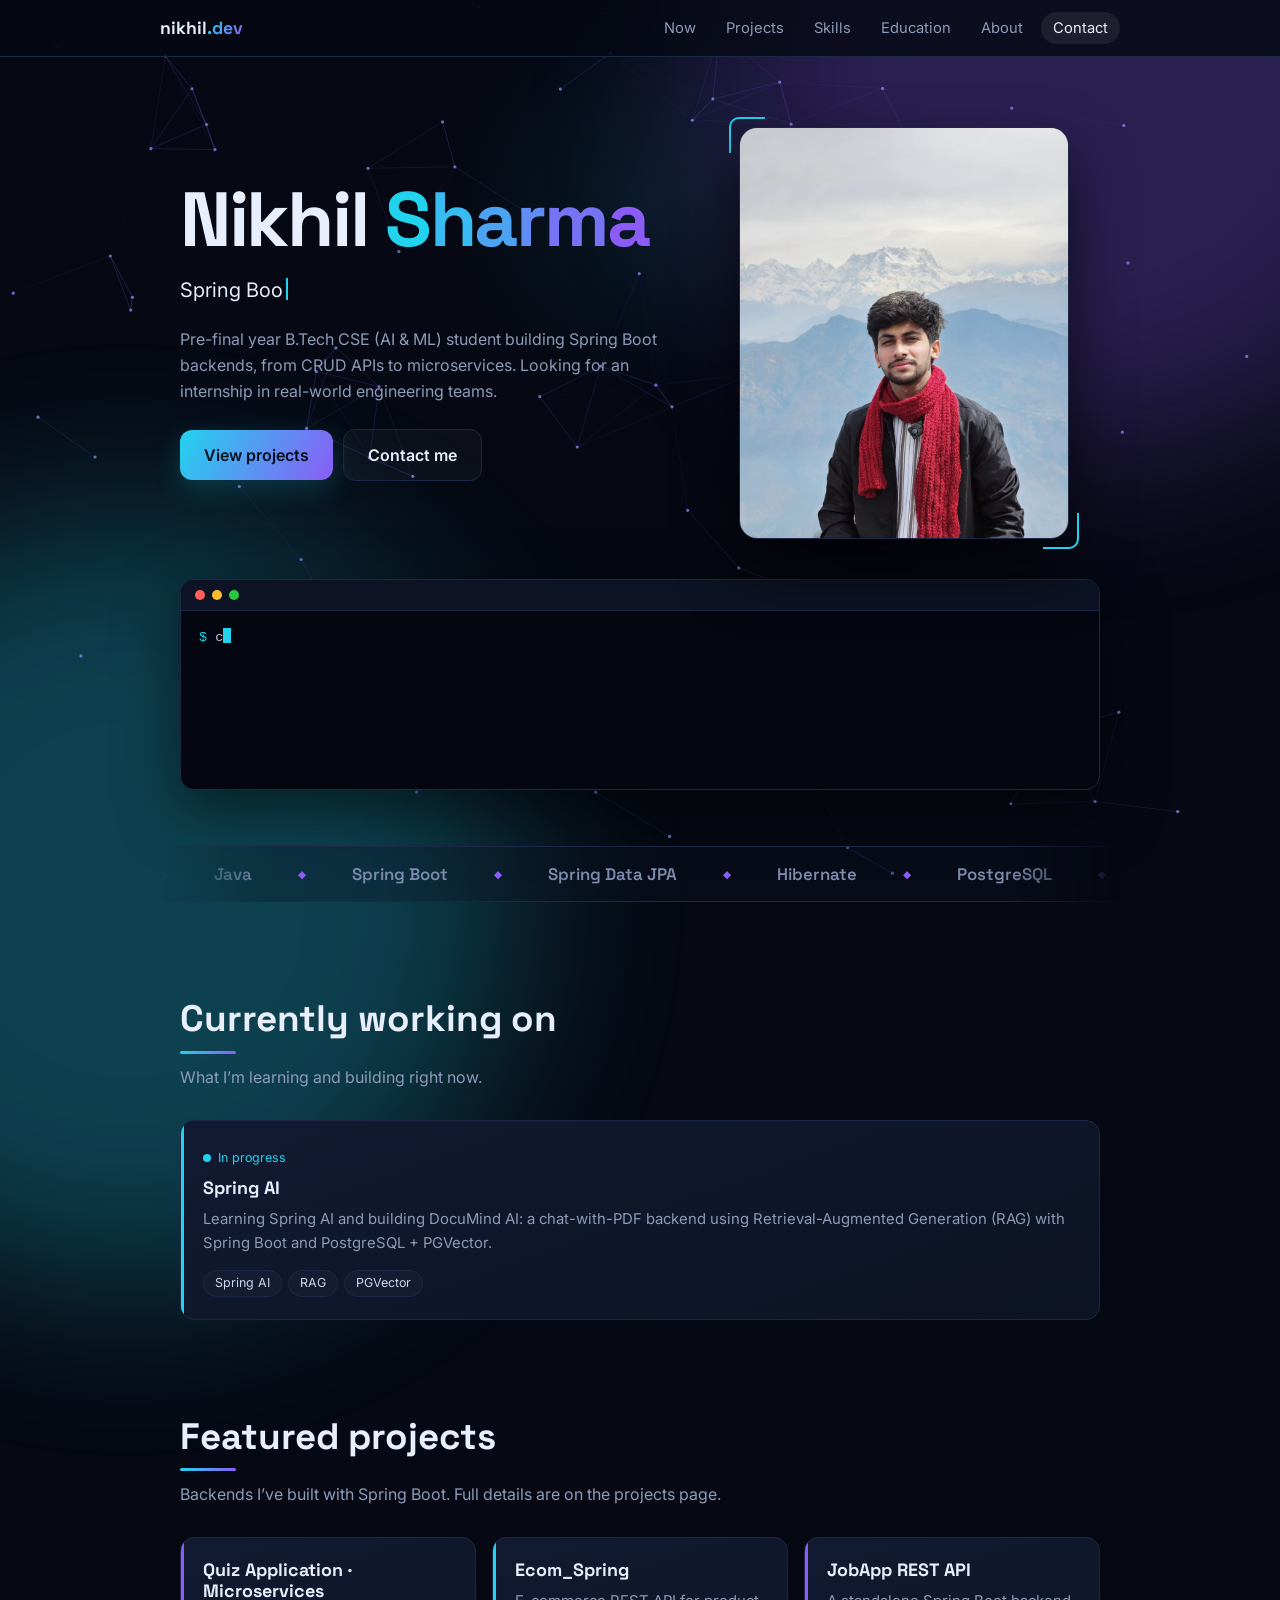
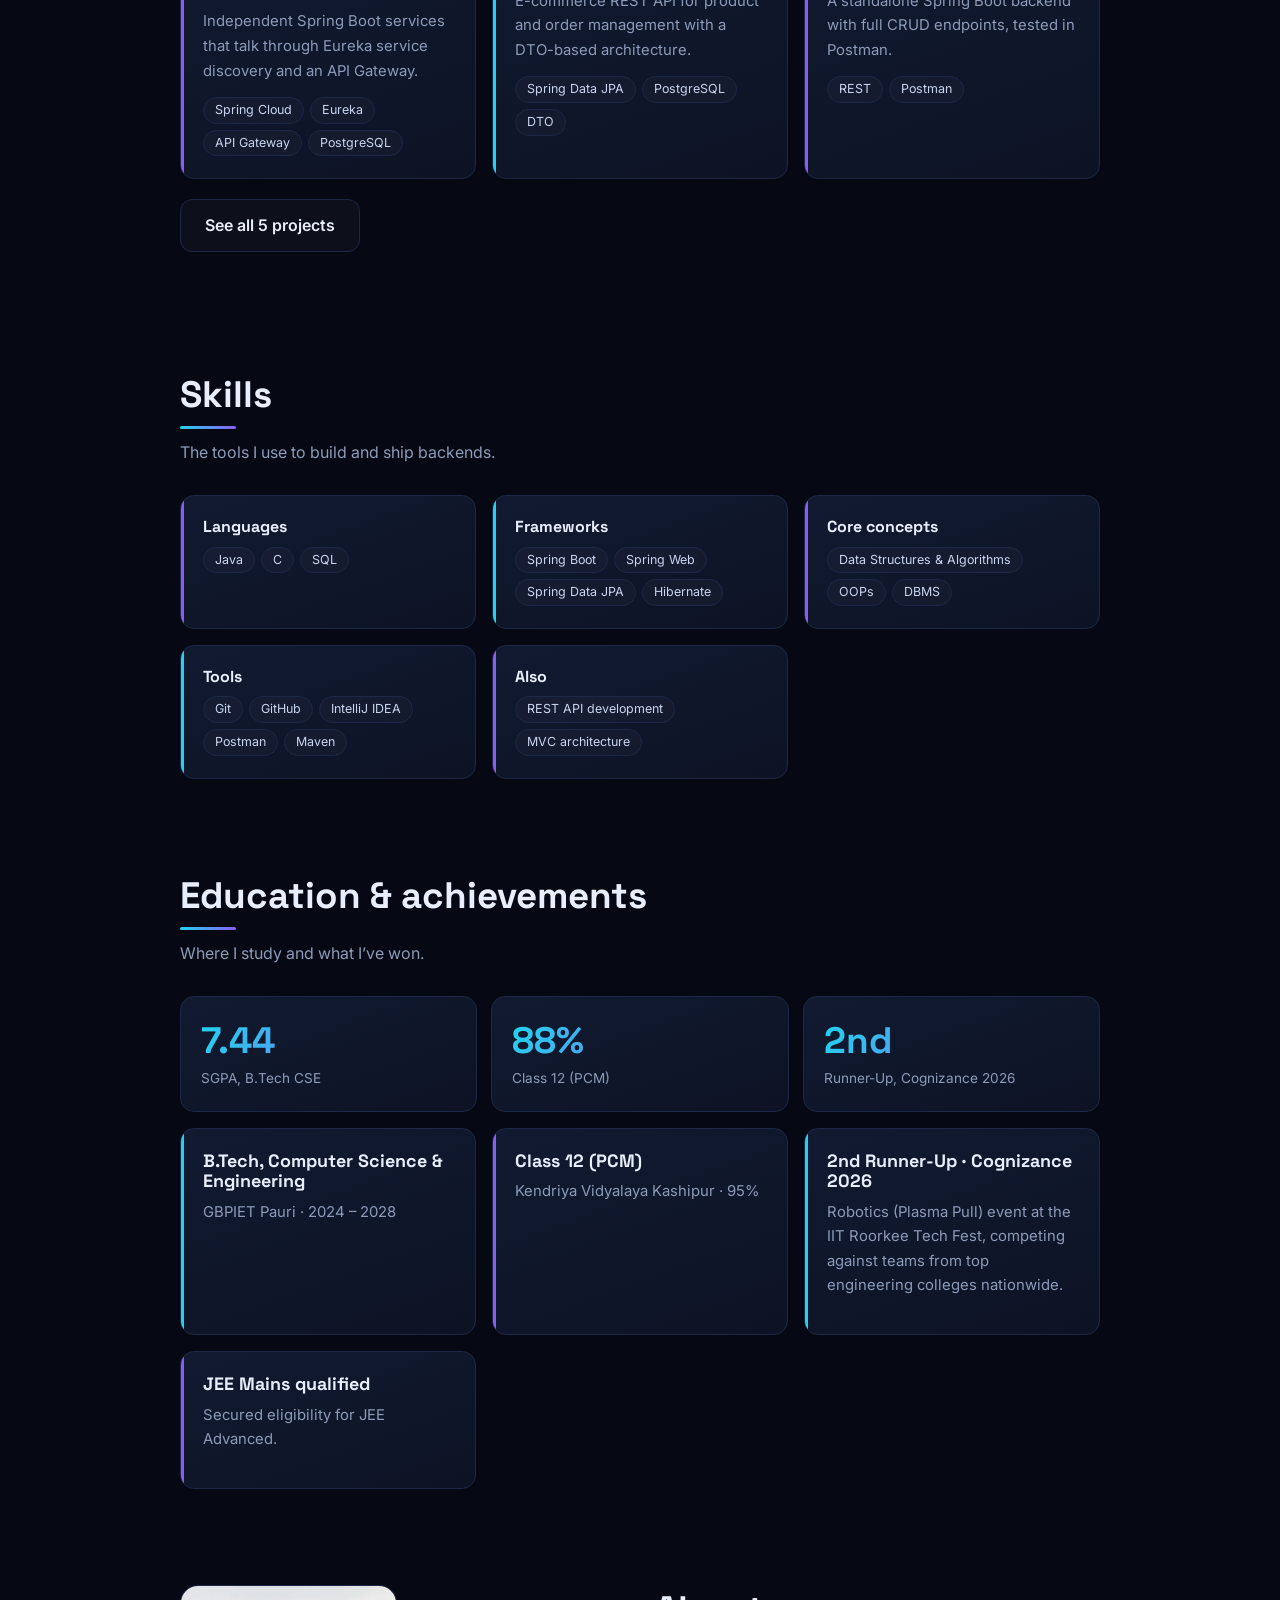
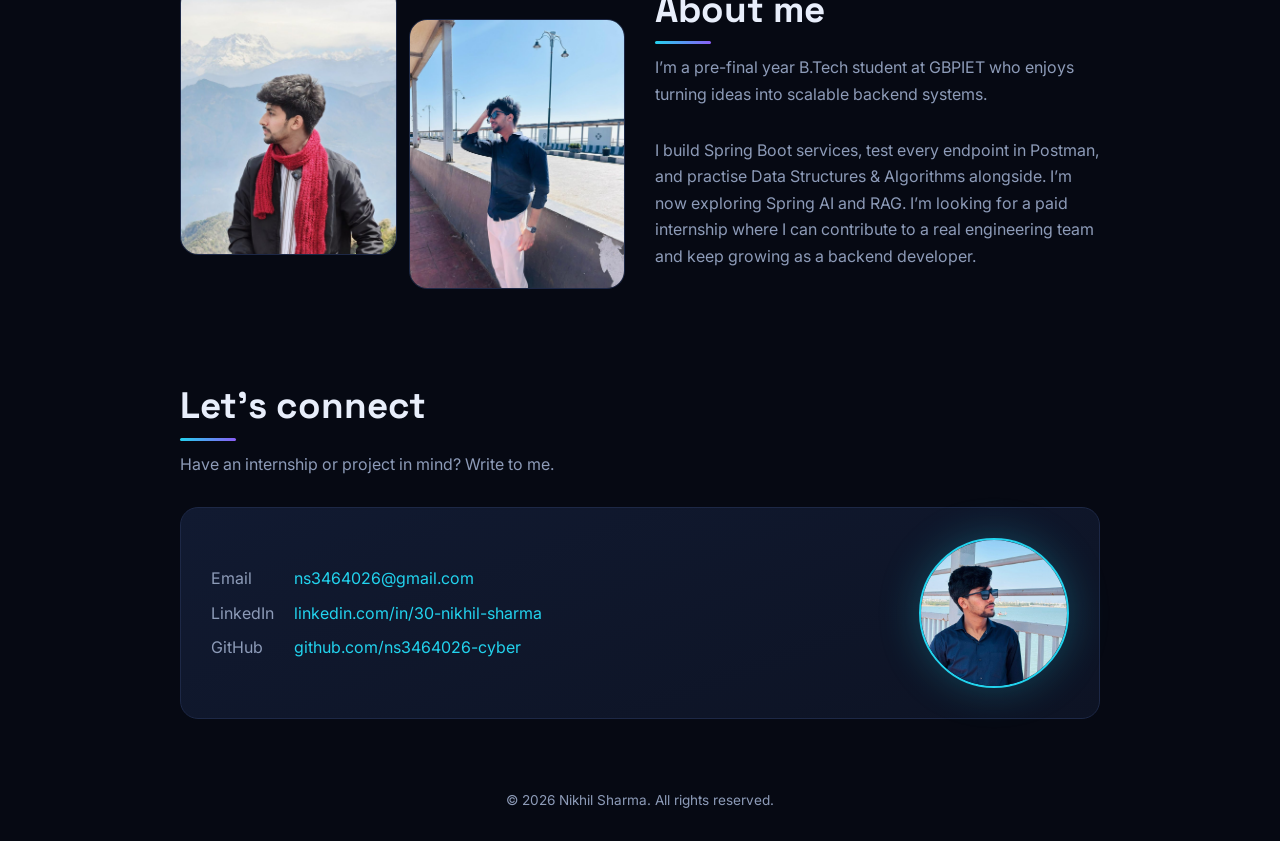
<file: index.html>
<!DOCTYPE html>
<html lang="en">
<head>
<meta charset="utf-8">
<meta name="viewport" content="width=device-width, initial-scale=1">
<title>Nikhil Sharma · Java Backend Developer</title>
<meta name="description" content="Nikhil Sharma, B.Tech CSE (AI &amp; ML) student and Java backend developer building Spring Boot REST APIs and microservices.">
<link rel="preconnect" href="https://fonts.googleapis.com"><link rel="preconnect" href="https://fonts.gstatic.com" crossorigin>
<link href="https://fonts.googleapis.com/css2?family=Inter:wght@400;500;600&family=JetBrains+Mono&family=Space+Grotesk:wght@500;700&display=swap" rel="stylesheet">
<link rel="stylesheet" href="css/style.css">
</head>
<body>
<div class="prog"></div><canvas id="bg"></canvas><div class="glow"></div>
<nav><b>nikhil<i>.dev</i></b><div><a href="#now">Now</a><a href="projects.html">Projects</a><a href="#skills">Skills</a><a href="#education">Education</a><a href="#about">About</a><a href="#contact">Contact</a></div></nav>
<main>
<header class="hero" id="top">
<div>
<h1 data-split aria-label="Nikhil Sharma"><span class="w">Nikhil</span> <span class="w grad">Sharma</span></h1>
<p class="role ld" style="--ld:.9s"><span id="rot">Java Backend Developer</span><i class="caret"></i></p>
<p class="lead ld" style="--ld:1.05s">Pre-final year B.Tech CSE (AI &amp; ML) student building Spring Boot backends, from CRUD APIs to microservices. Looking for an internship in real-world engineering teams.</p>
<div class="ld" style="--ld:1.2s"><a class="btn" href="projects.html">View projects</a><a class="btn alt" href="#contact">Contact me</a></div>
</div>
<div class="photo"><div class="frame"><img src="images/nikhil-hero.jpg" alt="Nikhil Sharma with Himalayan peaks behind him"><span class="scan"></span></div></div>
<div class="term ld" style="--ld:1.4s" id="term" aria-label="Sample API response describing Nikhil"><div class="bar"><span></span><span></span><span></span></div><pre></pre></div>
</header>
<div class="mq" aria-hidden="true"><div class="mq-track"><span>Java</span><span>Spring Boot</span><span>Spring Data JPA</span><span>Hibernate</span><span>PostgreSQL</span><span>REST APIs</span><span>Microservices</span><span>Eureka</span><span>Postman</span><span>Git</span><span>DSA</span><span>Spring AI</span></div></div>

<section id="now" class="rv">
<h2>Currently working on</h2>
<p class="sub">What I’m learning and building right now.</p>
<div class="grid">
<div class="card cy"><span class="status">In progress</span><h3>Spring AI</h3><p>Learning Spring AI and building DocuMind AI: a chat-with-PDF backend using Retrieval-Augmented Generation (RAG) with Spring Boot and PostgreSQL + PGVector.</p><div class="chips"><span class="chip">Spring AI</span><span class="chip">RAG</span><span class="chip">PGVector</span></div></div>
</div>
</section>

<section id="work" class="rv">
<h2>Featured projects</h2>
<p class="sub">Backends I’ve built with Spring Boot. Full details are on the projects page.</p>
<div class="grid">
<div class="card"><h3>Quiz Application · Microservices</h3><p>Independent Spring Boot services that talk through Eureka service discovery and an API Gateway.</p><div class="chips"><span class="chip">Spring Cloud</span><span class="chip">Eureka</span><span class="chip">API Gateway</span><span class="chip">PostgreSQL</span></div></div>
<div class="card cy"><h3>Ecom_Spring</h3><p>E-commerce REST API for product and order management with a DTO-based architecture.</p><div class="chips"><span class="chip">Spring Data JPA</span><span class="chip">PostgreSQL</span><span class="chip">DTO</span></div></div>
<div class="card"><h3>JobApp REST API</h3><p>A standalone Spring Boot backend with full CRUD endpoints, tested in Postman.</p><div class="chips"><span class="chip">REST</span><span class="chip">Postman</span></div></div>
</div>
<p style="margin-top:20px"><a class="btn alt" href="projects.html">See all 5 projects</a></p>
</section>

<section id="skills" class="rv skills">
<h2>Skills</h2>
<p class="sub">The tools I use to build and ship backends.</p>
<div class="grid">
<div class="card"><h3>Languages</h3><div class="chips"><span class="chip">Java</span><span class="chip">C</span><span class="chip">SQL</span></div></div>
<div class="card cy"><h3>Frameworks</h3><div class="chips"><span class="chip">Spring Boot</span><span class="chip">Spring Web</span><span class="chip">Spring Data JPA</span><span class="chip">Hibernate</span></div></div>
<div class="card"><h3>Core concepts</h3><div class="chips"><span class="chip">Data Structures &amp; Algorithms</span><span class="chip">OOPs</span><span class="chip">DBMS</span></div></div>
<div class="card cy"><h3>Tools</h3><div class="chips"><span class="chip">Git</span><span class="chip">GitHub</span><span class="chip">IntelliJ IDEA</span><span class="chip">Postman</span><span class="chip">Maven</span></div></div>
<div class="card"><h3>Also</h3><div class="chips"><span class="chip">REST API development</span><span class="chip">MVC architecture</span></div></div>
</div>
</section>

<section id="education" class="rv">
<h2>Education &amp; achievements</h2>
<p class="sub">Where I study and what I’ve won.</p>
<div class="stats">
<div class="stat"><b class="grad" data-to="8" data-dec="2">8.00</b><span>SGPA, B.Tech CSE</span></div>
<div class="stat"><b class="grad" data-to="95" data-suf="%">95%</b><span>Class 12 (PCM)</span></div>
<div class="stat"><b class="grad">2nd</b><span>Runner-Up, Cognizance 2026</span></div>
</div>
<div class="grid">
<div class="card cy"><h3>B.Tech, Computer Science &amp; Engineering</h3><p>GBPIET Pauri · 2024 – 2028</p></div>
<div class="card"><h3>Class 12 (PCM)</h3><p>Kendriya Vidyalaya Kashipur · 95%</p></div>
<div class="card cy"><h3>2nd Runner-Up · Cognizance 2026</h3><p>Robotics (Plasma Pull) event at the IIT Roorkee Tech Fest, competing against teams from top engineering colleges nationwide.</p></div>
<div class="card"><h3>JEE Mains qualified</h3><p>Secured eligibility for JEE Advanced.</p></div>
</div>
</section>

<section id="about" class="rv about">
<div class="pair"><img src="images/nikhil-side.jpg" alt="Nikhil in a red scarf looking at the mountains"><img src="images/nikhil-bridge.jpg" alt="Nikhil standing on a bridge in a navy shirt"></div>
<div>
<h2>About me</h2>
<p class="sub" style="max-width:none">I’m a pre-final year B.Tech student at GBPIET who enjoys turning ideas into scalable backend systems.</p>
<p style="color:var(--mute)">I build Spring Boot services, test every endpoint in Postman, and practise Data Structures &amp; Algorithms alongside. I’m now exploring Spring AI and RAG. I’m looking for a paid internship where I can contribute to a real engineering team and keep growing as a backend developer.</p>
</div>
</section>

<section id="contact" class="rv">
<h2>Let’s connect</h2>
<p class="sub">Have an internship or project in mind? Write to me.</p>
<div class="contact">
<dl>
<dt>Email</dt><dd><a href="mailto:ns3464026@gmail.com">ns3464026@gmail.com</a></dd>
<dt>LinkedIn</dt><dd><a href="https://www.linkedin.com/in/30-nikhil-sharma" target="_blank" rel="noopener">linkedin.com/in/30-nikhil-sharma</a></dd>
<dt>GitHub</dt><dd><a href="https://github.com/ns3464026-cyber" target="_blank" rel="noopener">github.com/ns3464026-cyber</a></dd>
</dl>
<img src="images/nikhil-shades.jpg" alt="Portrait of Nikhil Sharma wearing sunglasses">
</div>
</section>
</main>
<footer>© 2026 Nikhil Sharma. All rights reserved.</footer>
<script src="js/main.js"></script>
</body>
</html>
</file>
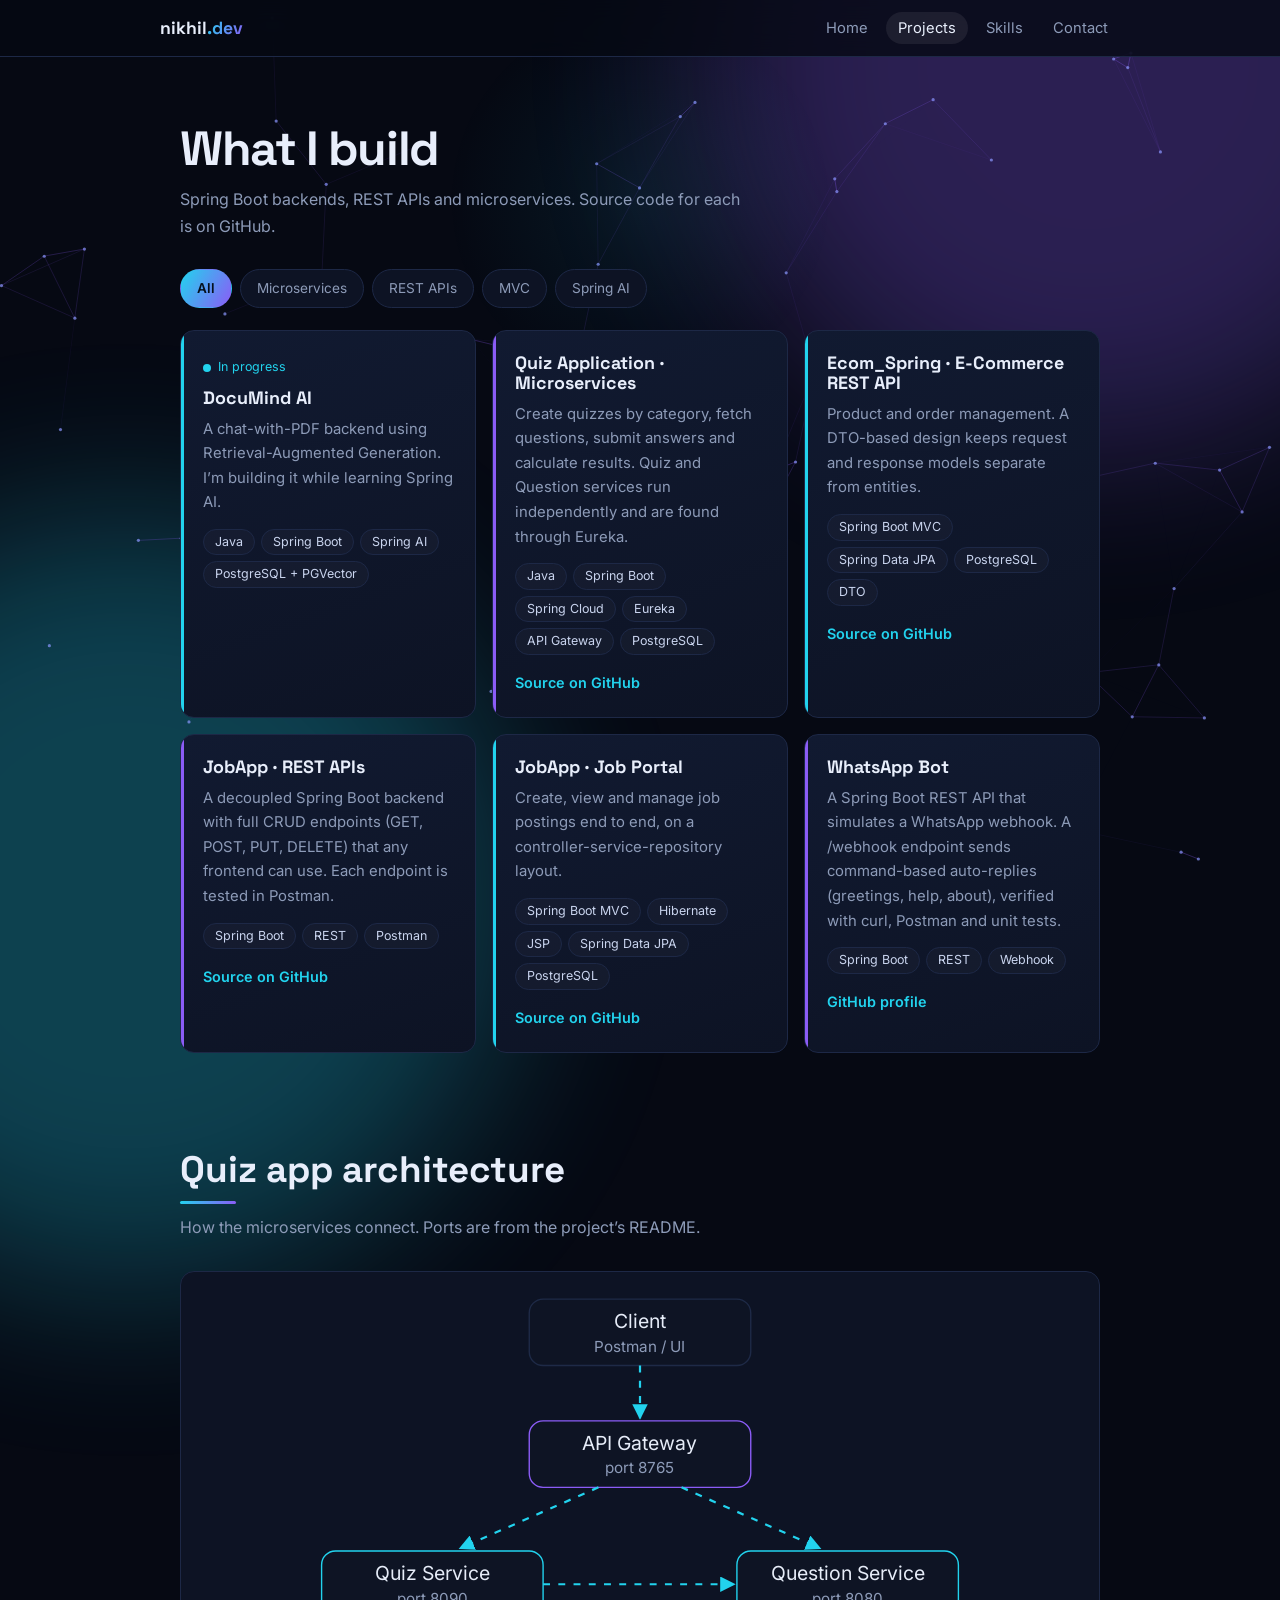
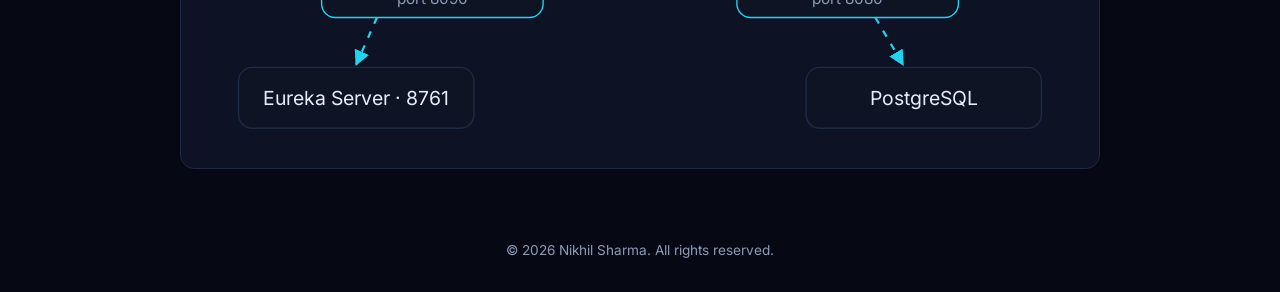
<file: projects.html>
<!DOCTYPE html>
<html lang="en">
<head>
<meta charset="utf-8">
<meta name="viewport" content="width=device-width, initial-scale=1">
<title>Projects · Nikhil Sharma</title>
<link rel="preconnect" href="https://fonts.googleapis.com"><link rel="preconnect" href="https://fonts.gstatic.com" crossorigin>
<link href="https://fonts.googleapis.com/css2?family=Inter:wght@400;500;600&family=JetBrains+Mono&family=Space+Grotesk:wght@500;700&display=swap" rel="stylesheet">
<link rel="stylesheet" href="css/style.css">
</head>
<body>
<div class="prog"></div><canvas id="bg"></canvas><div class="glow"></div>
<nav><b>nikhil<i>.dev</i></b><div><a href="index.html">Home</a><a class="on" href="projects.html">Projects</a><a href="index.html#skills">Skills</a><a href="index.html#contact">Contact</a></div></nav>
<main>
<section class="rv" style="padding-top:64px">
<h1 style="font-size:clamp(2rem,6vw,3rem)">What I build <span class="grad">build</span></h1>
<p class="sub" style="margin-top:10px">Spring Boot backends, REST APIs and microservices. Source code for each is on GitHub.</p>
<div class="filters" id="filters"><button class="on" data-f="all">All</button><button data-f="micro">Microservices</button><button data-f="rest">REST APIs</button><button data-f="mvc">MVC</button><button data-f="ai">Spring AI</button></div>
<div class="grid">
<div class="card cy" data-c="ai"><span class="status">In progress</span><h3>DocuMind AI</h3><p>A chat-with-PDF backend using Retrieval-Augmented Generation. I’m building it while learning Spring AI.</p><div class="chips"><span class="chip">Java</span><span class="chip">Spring Boot</span><span class="chip">Spring AI</span><span class="chip">PostgreSQL + PGVector</span></div></div>
<div class="card" data-c="micro rest"><h3>Quiz Application · Microservices</h3><p>Create quizzes by category, fetch questions, submit answers and calculate results. Quiz and Question services run independently and are found through Eureka.</p><div class="chips tags"><span class="chip">Java</span><span class="chip">Spring Boot</span><span class="chip">Spring Cloud</span><span class="chip">Eureka</span><span class="chip">API Gateway</span><span class="chip">PostgreSQL</span></div><div class="links"><a href="https://github.com/ns3464026-cyber/Quiz-Application-using-Microservices-Architecture" target="_blank" rel="noopener">Source on GitHub</a></div></div>
<div class="card cy" data-c="rest"><h3>Ecom_Spring · E-Commerce REST API</h3><p>Product and order management. A DTO-based design keeps request and response models separate from entities.</p><div class="chips tags"><span class="chip">Spring Boot MVC</span><span class="chip">Spring Data JPA</span><span class="chip">PostgreSQL</span><span class="chip">DTO</span></div><div class="links"><a href="https://github.com/ns3464026-cyber/Ecom_Spring" target="_blank" rel="noopener">Source on GitHub</a></div></div>
<div class="card" data-c="rest"><h3>JobApp · REST APIs</h3><p>A decoupled Spring Boot backend with full CRUD endpoints (GET, POST, PUT, DELETE) that any frontend can use. Each endpoint is tested in Postman.</p><div class="chips tags"><span class="chip">Spring Boot</span><span class="chip">REST</span><span class="chip">Postman</span></div><div class="links"><a href="https://github.com/ns3464026-cyber/JobApp_using-REST-APIs" target="_blank" rel="noopener">Source on GitHub</a></div></div>
<div class="card cy" data-c="mvc"><h3>JobApp · Job Portal</h3><p>Create, view and manage job postings end to end, on a controller-service-repository layout.</p><div class="chips tags"><span class="chip">Spring Boot MVC</span><span class="chip">Hibernate</span><span class="chip">JSP</span><span class="chip">Spring Data JPA</span><span class="chip">PostgreSQL</span></div><div class="links"><a href="https://github.com/ns3464026-cyber/JobApp" target="_blank" rel="noopener">Source on GitHub</a></div></div>
<div class="card" data-c="rest"><h3>WhatsApp Bot</h3><p>A Spring Boot REST API that simulates a WhatsApp webhook. A /webhook endpoint sends command-based auto-replies (greetings, help, about), verified with curl, Postman and unit tests.</p><div class="chips tags"><span class="chip">Spring Boot</span><span class="chip">REST</span><span class="chip">Webhook</span></div><div class="links"><a href="https://github.com/ns3464026-cyber" target="_blank" rel="noopener">GitHub profile</a></div></div>
</div>
</section>

<section class="rv" data-c="micro" id="arch">
<h2>Quiz app architecture</h2>
<p class="sub">How the microservices connect. Ports are from the project’s README.</p>
<div class="arch">
<svg viewBox="0 0 640 330" role="img" aria-label="Client calls API Gateway, which routes to Quiz Service and Question Service. Both register with Eureka Server and use PostgreSQL.">
<defs><marker id="a" viewBox="0 0 10 10" refX="9" refY="5" markerWidth="7" markerHeight="7" orient="auto"><path d="M0 0L10 5L0 10z" fill="#22d3ee"/></marker></defs>
<g font-family="Inter,sans-serif" font-size="14" text-anchor="middle" fill="#e6ecf8">
<rect x="240" y="8" width="160" height="48" rx="10" fill="#0e1424" stroke="#1e2a47"/><text x="320" y="29">Client</text><text x="320" y="46" font-size="11" fill="#8d9bb8">Postman / UI</text>
<rect x="240" y="96" width="160" height="48" rx="10" fill="#0e1424" stroke="#8b5cf6"/><text x="320" y="117">API Gateway</text><text x="320" y="134" font-size="11" fill="#8d9bb8">port 8765</text>
<rect x="90" y="190" width="160" height="48" rx="10" fill="#0e1424" stroke="#22d3ee"/><text x="170" y="211">Quiz Service</text><text x="170" y="228" font-size="11" fill="#8d9bb8">port 8090</text>
<rect x="390" y="190" width="160" height="48" rx="10" fill="#0e1424" stroke="#22d3ee"/><text x="470" y="211">Question Service</text><text x="470" y="228" font-size="11" fill="#8d9bb8">port 8080</text>
<rect x="30" y="274" width="170" height="44" rx="10" fill="#0e1424" stroke="#1e2a47"/><text x="115" y="301">Eureka Server · 8761</text>
<rect x="440" y="274" width="170" height="44" rx="10" fill="#0e1424" stroke="#1e2a47"/><text x="525" y="301">PostgreSQL</text>
</g>
<g stroke="#22d3ee" stroke-width="1.6" fill="none" marker-end="url(#a)"><path d="M320 56V94"/><path d="M290 144L190 188"/><path d="M350 144L450 188"/><path d="M130 238L115 272"/><path d="M490 238L510 272"/><path d="M250 214H388"/></g>
</svg>
</div>
</section>
</main>
<footer>© 2026 Nikhil Sharma. All rights reserved.</footer>
<script src="js/main.js"></script>
</body>
</html>
</file>
<file: css/style.css>
:root{--ink:#060913;--panel:#0d1324;--line:#1d2846;--text:#e8eefb;--mute:#8d9bb8;--cy:#22d3ee;--vi:#8b5cf6;--g:linear-gradient(120deg,#22d3ee,#8b5cf6);--e:cubic-bezier(.2,.8,.2,1)}
*{box-sizing:border-box}html{scroll-behavior:smooth;scroll-padding-top:76px}
body{margin:0;background:var(--ink);color:var(--text);font:16px/1.65 "Inter",system-ui,sans-serif;overflow-x:hidden}
body::before,body::after{content:"";position:fixed;width:60vmax;height:60vmax;border-radius:50%;filter:blur(90px);opacity:.28;z-index:-2;pointer-events:none}
body::before{background:#8b5cf6;top:-25vmax;right:-15vmax;animation:drift 18s ease-in-out infinite alternate}
body::after{background:#22d3ee;bottom:-30vmax;left:-20vmax;animation:drift 22s ease-in-out infinite alternate-reverse}
@keyframes drift{to{transform:translate(8vmax,6vmax) scale(1.15)}}
#bg{position:fixed;inset:0;z-index:-1;pointer-events:none}
.glow{position:fixed;left:0;top:0;width:420px;height:420px;margin:-210px 0 0 -210px;border-radius:50%;background:radial-gradient(circle,#22d3ee14,transparent 65%);pointer-events:none;z-index:0}
.prog{position:fixed;top:0;left:0;width:100%;height:3px;background:var(--g);transform:scaleX(0);transform-origin:0 50%;z-index:30}
h1,h2,h3{font-family:"Space Grotesk",system-ui,sans-serif;line-height:1.15;margin:0}
a{color:var(--cy);text-decoration:none}a:focus-visible,button:focus-visible{outline:2px solid var(--cy);outline-offset:3px}
nav{position:sticky;top:0;z-index:20;display:flex;justify-content:space-between;align-items:center;gap:12px;flex-wrap:wrap;padding:12px max(20px,calc(50% - 480px));background:#060913cc;backdrop-filter:blur(12px);border-bottom:1px solid var(--line)}
nav b{font:700 1.1rem "Space Grotesk",sans-serif}nav b i{font-style:normal;background:var(--g);-webkit-background-clip:text;color:transparent}
nav div{display:flex;gap:6px;flex-wrap:wrap}nav a{color:var(--mute);font-size:.92rem;padding:4px 12px;border-radius:99px;transition:.25s}nav a:hover{color:var(--text)}nav a.on{color:var(--text);background:#ffffff12}
main{position:relative;z-index:1;max-width:960px;margin:0 auto;padding:0 20px 40px}section{padding-top:96px}
h2{font-size:clamp(1.7rem,4vw,2.3rem);margin-bottom:10px}h2::after{content:"";display:block;height:3px;width:0;margin-top:10px;border-radius:3px;background:var(--g);transition:width 1s var(--e) .3s}.in>h2::after,.in h2::after{width:56px}
.sub{color:var(--mute);margin:0 0 30px;max-width:560px}
.hero{display:grid;grid-template-columns:1.25fr 1fr;gap:40px;align-items:center;padding-top:70px}
h1{font-size:clamp(2.8rem,9vw,4.8rem);letter-spacing:-.03em;margin-bottom:6px}
.ch{display:inline-block;opacity:0;transform:translateY(.7em) rotateX(-80deg);animation:ch .8s var(--e) forwards;animation-delay:calc(var(--i)*60ms + .15s)}@keyframes ch{to{opacity:1;transform:none}}
.grad{background:linear-gradient(120deg,#22d3ee,#8b5cf6,#22d3ee);background-size:200% 100%;-webkit-background-clip:text;color:transparent;animation:sh 6s linear infinite}
h1 .grad{background:none;animation:none}@keyframes sh{to{background-position:-200% 0}}
.role{font-size:1.25rem;margin:10px 0 14px;min-height:1.9em}.caret{display:inline-block;width:2px;height:1.1em;background:var(--cy);margin-left:3px;vertical-align:-3px;animation:b 1s steps(2) infinite}@keyframes b{50%{opacity:0}}
.lead{color:var(--mute);max-width:520px;margin:0 0 24px}
.btn{display:inline-block;padding:12px 24px;border-radius:12px;font-weight:600;margin:0 10px 10px 0;background:var(--g);color:#05101c;transition:transform .2s,box-shadow .3s;box-shadow:0 8px 28px #22d3ee33}.btn:hover{box-shadow:0 10px 36px #8b5cf666}
.btn.alt{background:#ffffff08;color:var(--text);border:1px solid var(--line);box-shadow:none}.btn.alt:hover{border-color:var(--cy)}
.ld{transition:opacity .9s var(--e) var(--ld,0s),transform .9s var(--e) var(--ld,0s)}body:not(.ready) .ld{opacity:0;transform:translateY(24px) scale(.97)}
.photo{position:relative;justify-self:center;width:min(100%,330px)}
.frame{position:relative;overflow:hidden;border-radius:18px;border:1px solid var(--line);box-shadow:0 28px 60px #000a}
.photo img{display:block;width:100%;aspect-ratio:4/5;object-fit:cover;transition:clip-path 1.3s var(--e) .5s,transform 1.8s var(--e) .5s}
body:not(.ready) .photo img{clip-path:inset(0 0 100% 0);transform:scale(1.12)}
.photo::before,.photo::after{content:"";position:absolute;width:34px;height:34px;border:2px solid var(--cy);opacity:1;transition:opacity .6s 1.6s,transform .8s var(--e) 1.6s}
.photo::before{top:-10px;left:-10px;border-right:0;border-bottom:0;border-top-left-radius:10px}
.photo::after{bottom:-10px;right:-10px;border-left:0;border-top:0;border-bottom-right-radius:10px}
body:not(.ready) .photo::before,body:not(.ready) .photo::after{opacity:0;transform:translate(10px,10px)}
body:not(.ready) .photo::after{transform:translate(-10px,-10px)}
.scan{position:absolute;left:0;right:0;top:0;height:2px;background:var(--cy);box-shadow:0 0 18px 4px #22d3ee88;opacity:0}
body.ready .scan{animation:scan 1.5s ease-in-out 1.1s 1}
@keyframes scan{0%{top:0;opacity:0}10%{opacity:1}90%{opacity:1}100%{top:100%;opacity:0}}
.term{grid-column:1/-1;background:#04070f;border:1px solid var(--line);border-radius:14px;font:13.5px/1.6 "JetBrains Mono",ui-monospace,monospace;overflow:hidden;box-shadow:0 20px 60px #0008}
.term .bar{display:flex;gap:7px;padding:10px 14px;border-bottom:1px solid var(--line);background:var(--panel)}.term .bar span{width:10px;height:10px;border-radius:50%;background:#ff5f57}.term .bar span:nth-child(2){background:#febc2e}.term .bar span:nth-child(3){background:#28c840}
.term pre{margin:0;padding:16px 18px;min-height:178px;white-space:pre-wrap;word-break:break-word;color:#b9c6e4}.term .p{color:var(--cy)}.term .k{color:#c4b5fd}.term .s{color:#86efac}
.cur{display:inline-block;width:8px;height:15px;background:var(--cy);vertical-align:-2px;animation:b 1s steps(2) infinite}
.mq{overflow:hidden;margin:56px -20px 0;border-block:1px solid var(--line);background:#0d132455;mask:linear-gradient(90deg,transparent,#000 12%,#000 88%,transparent)}
.mq-track{display:flex;gap:46px;width:max-content;padding:16px 0;animation:mq 32s linear infinite}.mq:hover .mq-track{animation-play-state:paused}
.mq-track span{font:600 1.05rem "Space Grotesk",sans-serif;color:#7d8bad;white-space:nowrap}.mq-track span::before{content:"◆";color:var(--vi);margin-right:46px;font-size:.6rem;vertical-align:2px}@keyframes mq{to{transform:translateX(-50%)}}
.grid{display:grid;grid-template-columns:repeat(auto-fit,minmax(270px,1fr));gap:16px}
.card{position:relative;overflow:hidden;background:linear-gradient(160deg,#111a31,var(--panel));border:1px solid var(--line);border-radius:14px;padding:22px}
.card::before{content:"";position:absolute;left:0;top:0;bottom:0;width:3px;background:var(--vi)}.card.cy::before{background:var(--cy)}
.card::after{content:"";position:absolute;inset:0;background:radial-gradient(280px circle at var(--mx,50%) var(--my,50%),#22d3ee22,transparent 65%);opacity:0;transition:opacity .3s;pointer-events:none}.card:hover::after{opacity:1}.card:hover{border-color:#2d3d68}
.card h3{font-size:1.12rem;margin-bottom:8px}.card p,.card li{color:var(--mute);font-size:.93rem}.card p{margin:0 0 14px}.card .tags{margin-bottom:14px}
.status{display:inline-flex;align-items:center;gap:7px;font-size:.78rem;color:var(--cy);margin-bottom:10px}.status::before{content:"";width:8px;height:8px;border-radius:50%;background:var(--cy);box-shadow:0 0 0 0 #22d3ee99;animation:ping 1.6s infinite}@keyframes ping{to{box-shadow:0 0 0 9px #22d3ee00}}
.chips{display:flex;flex-wrap:wrap;gap:6px}.chip{border:1px solid var(--line);background:#ffffff06;color:#c9d4ee;padding:2px 11px;border-radius:99px;font-size:.78rem;transition:.2s}.card:hover .chip{border-color:#2d3d68}
.links a{font-weight:600;font-size:.9rem;margin-right:14px;position:relative}.links a::after{content:"";position:absolute;left:0;bottom:-2px;height:1px;width:100%;background:currentColor;transform:scaleX(0);transform-origin:0;transition:transform .3s}.links a:hover::after{transform:scaleX(1)}
.stats{display:grid;grid-template-columns:repeat(auto-fit,minmax(150px,1fr));gap:14px;margin-bottom:16px}
.stat{position:relative;overflow:hidden;padding:20px;border:1px solid var(--line);border-radius:14px;background:linear-gradient(160deg,#111a31,var(--panel))}.stat b{display:block;font:700 2.3rem "Space Grotesk",sans-serif}.stat span{color:var(--mute);font-size:.85rem}
.skills h3{font-size:1rem;margin-bottom:10px}
.about{display:grid;grid-template-columns:1fr 1fr;gap:30px;align-items:center}.about img{width:100%;border-radius:18px;border:1px solid var(--line);aspect-ratio:4/5;object-fit:cover}
.pair{display:grid;grid-template-columns:1fr 1fr;gap:12px}.pair img:nth-child(2){margin-top:34px}.pair img{transition:transform .5s var(--e)}.pair img:hover{transform:scale(1.04) rotate(-1deg)}
.filters{display:flex;gap:8px;flex-wrap:wrap;margin-bottom:22px}.filters button{font:inherit;font-size:.85rem;padding:7px 16px;border-radius:99px;border:1px solid var(--line);background:var(--panel);color:var(--mute);cursor:pointer;transition:.25s}.filters button:hover{border-color:var(--cy);color:var(--text)}.filters button.on{background:var(--g);border-color:transparent;color:#05101c;font-weight:600}
.pop{animation:pop .55s var(--e)}@keyframes pop{from{opacity:0;transform:translateY(18px) scale(.96)}}
.arch{background:var(--panel);border:1px solid var(--line);border-radius:14px;padding:16px;overflow-x:auto}.arch svg{min-width:560px;width:100%;height:auto}.arch path{stroke-dasharray:5 6;animation:dash 1s linear infinite}@keyframes dash{to{stroke-dashoffset:-22}}.arch rect{transition:.3s}.arch g:hover rect{stroke:#fff}
.contact{background:linear-gradient(160deg,#111a31,var(--panel));border:1px solid var(--line);border-radius:18px;padding:30px;display:grid;grid-template-columns:1fr auto;gap:26px;align-items:center}
.contact img{width:150px;height:150px;border-radius:50%;object-fit:cover;border:2px solid var(--cy);box-shadow:0 0 40px #22d3ee44}
.contact dl{margin:0;display:grid;grid-template-columns:auto 1fr;gap:8px 20px}.contact dt{color:var(--mute)}.contact dd{margin:0;word-break:break-all}
footer{text-align:center;color:var(--mute);font-size:.85rem;padding:30px 0;position:relative;z-index:1}
.rv>*:not(.grid):not(.stats){opacity:0;transform:translateY(22px);transition:opacity .9s var(--e) var(--d,0s),transform .9s var(--e) var(--d,0s)}.rv.in>*:not(.grid):not(.stats){opacity:1;transform:none}
.rv .grid>*,.rv .stats>*{opacity:0;transform:translateY(30px) scale(.97)}.rv.in .grid>*,.rv.in .stats>*{opacity:1;transform:none}
.card,.stat{transition:opacity .9s var(--e) var(--d,0s),transform .9s var(--e) var(--d,0s),border-color .3s}
.rv.done .card,.rv.done .stat{transition:opacity .3s,transform .35s var(--e),border-color .3s}.rv.done .card:hover{transform:translateY(-6px)}.rv.done>*{transition-delay:0s}
@media(max-width:720px){.hero,.about,.contact{grid-template-columns:1fr}.photo{order:-1;width:min(70%,260px)}.contact img{justify-self:start}}
@media(hover:none){.glow{display:none}}
@media(prefers-reduced-motion:reduce){*,*::before,*::after{animation:none!important;transition:none!important}.ch,.rv>*,.rv .grid>*,.rv .stats>*{opacity:1!important;transform:none!important}body:not(.ready) .ld{opacity:1;transform:none}body:not(.ready) .photo img{clip-path:none;transform:none}.scan{display:none}.mq-track{overflow-x:auto}}
</file>
